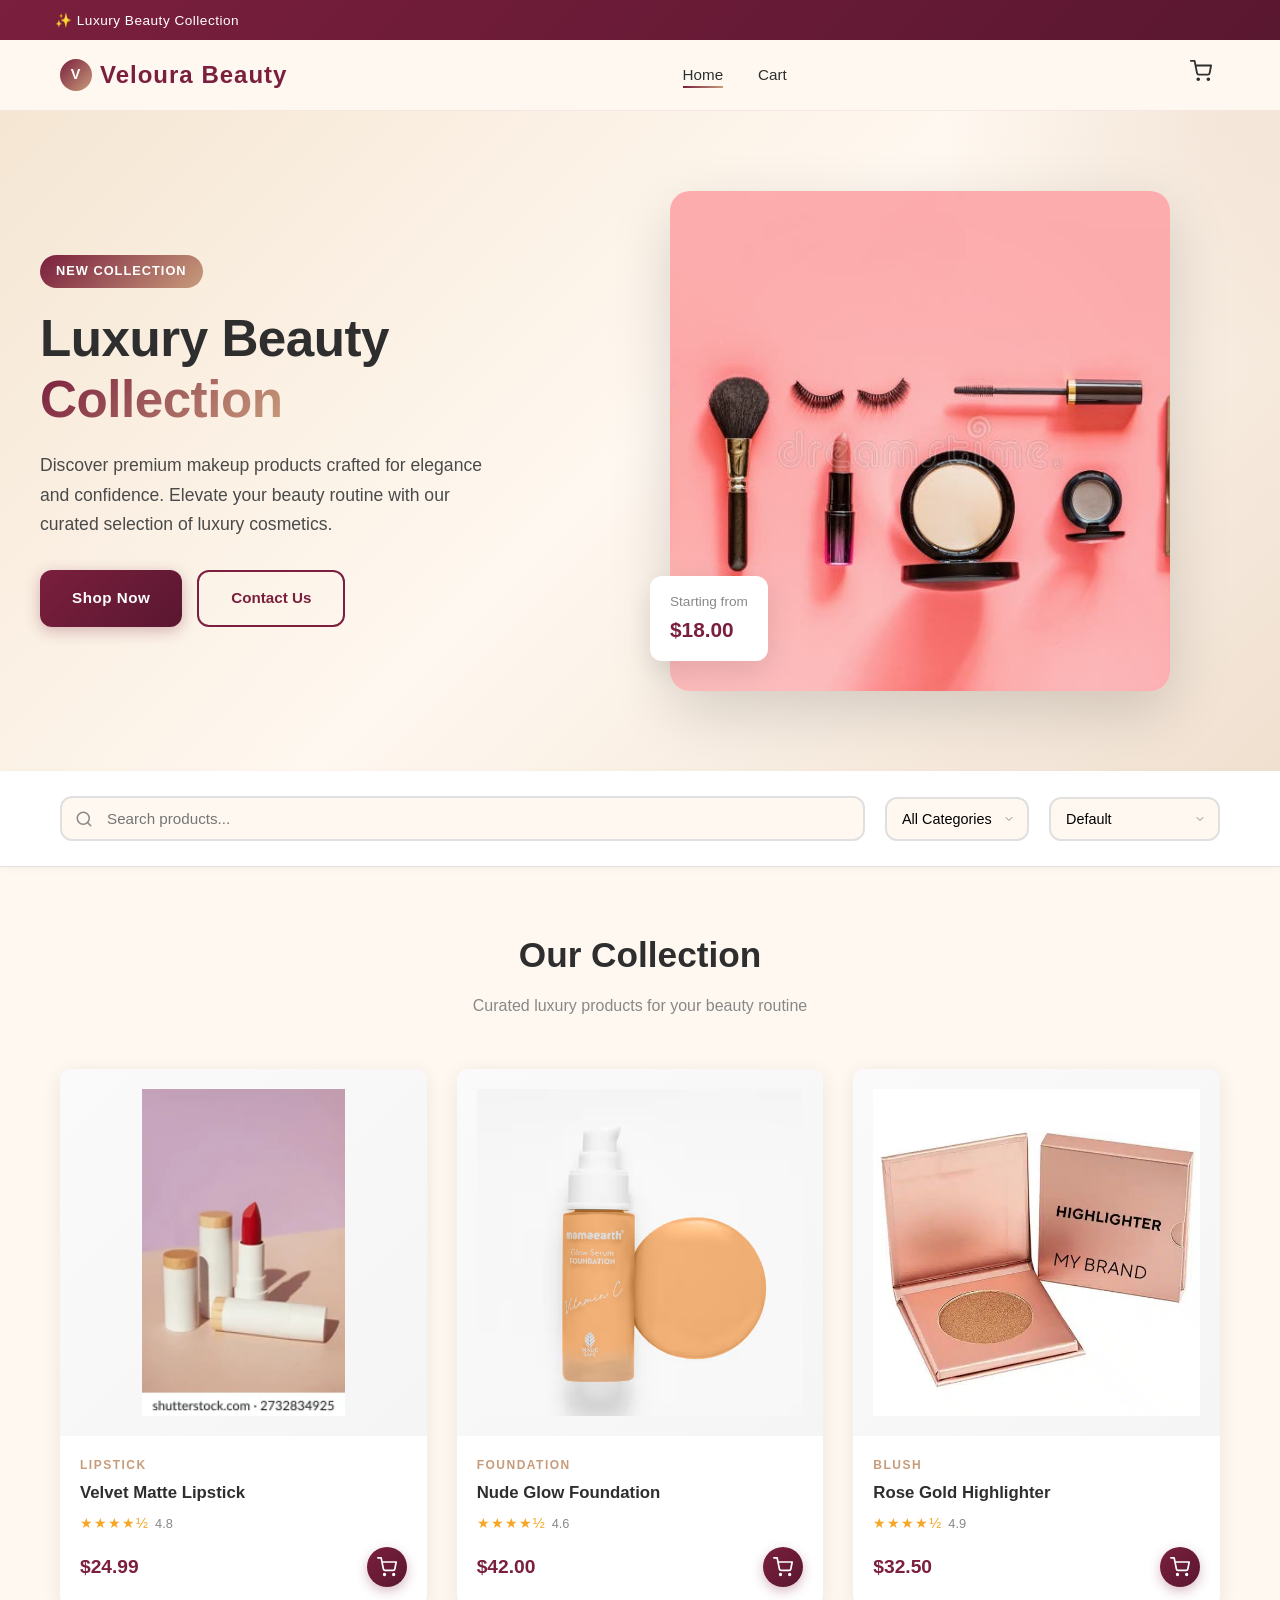
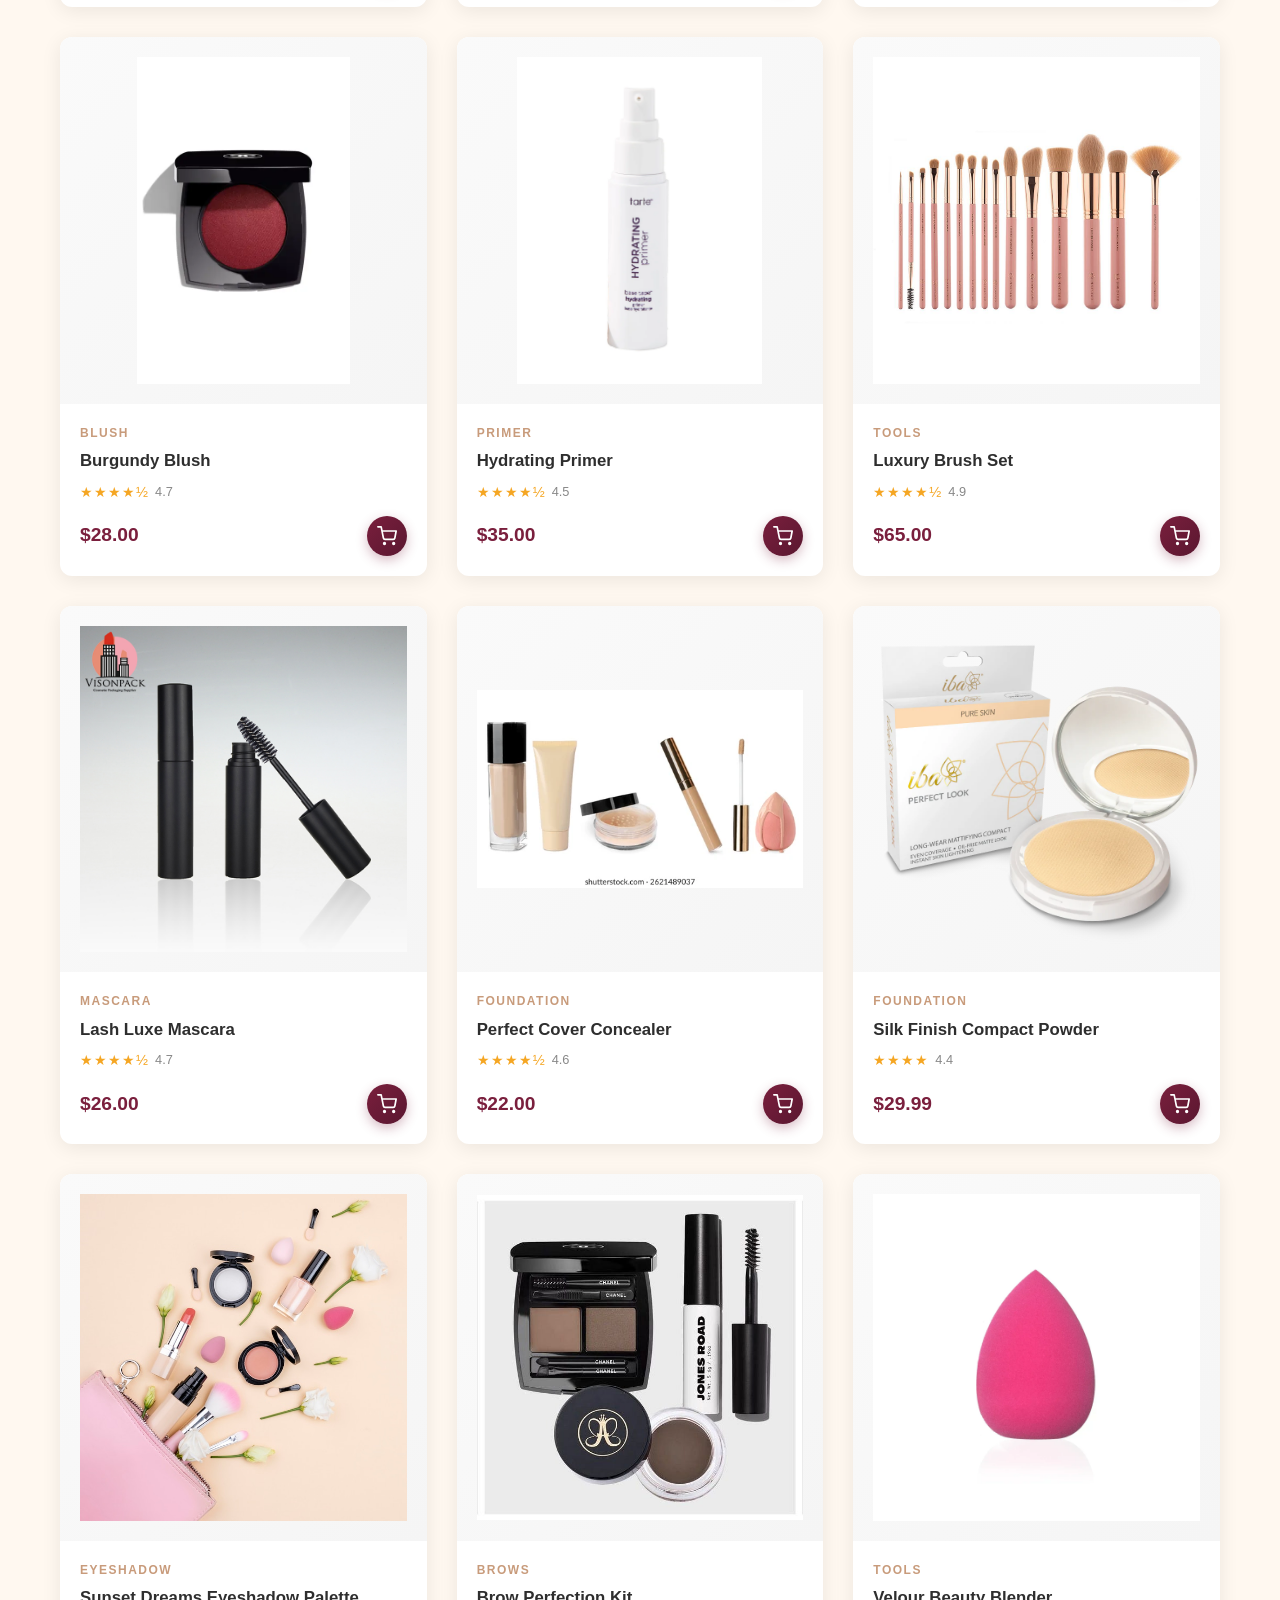
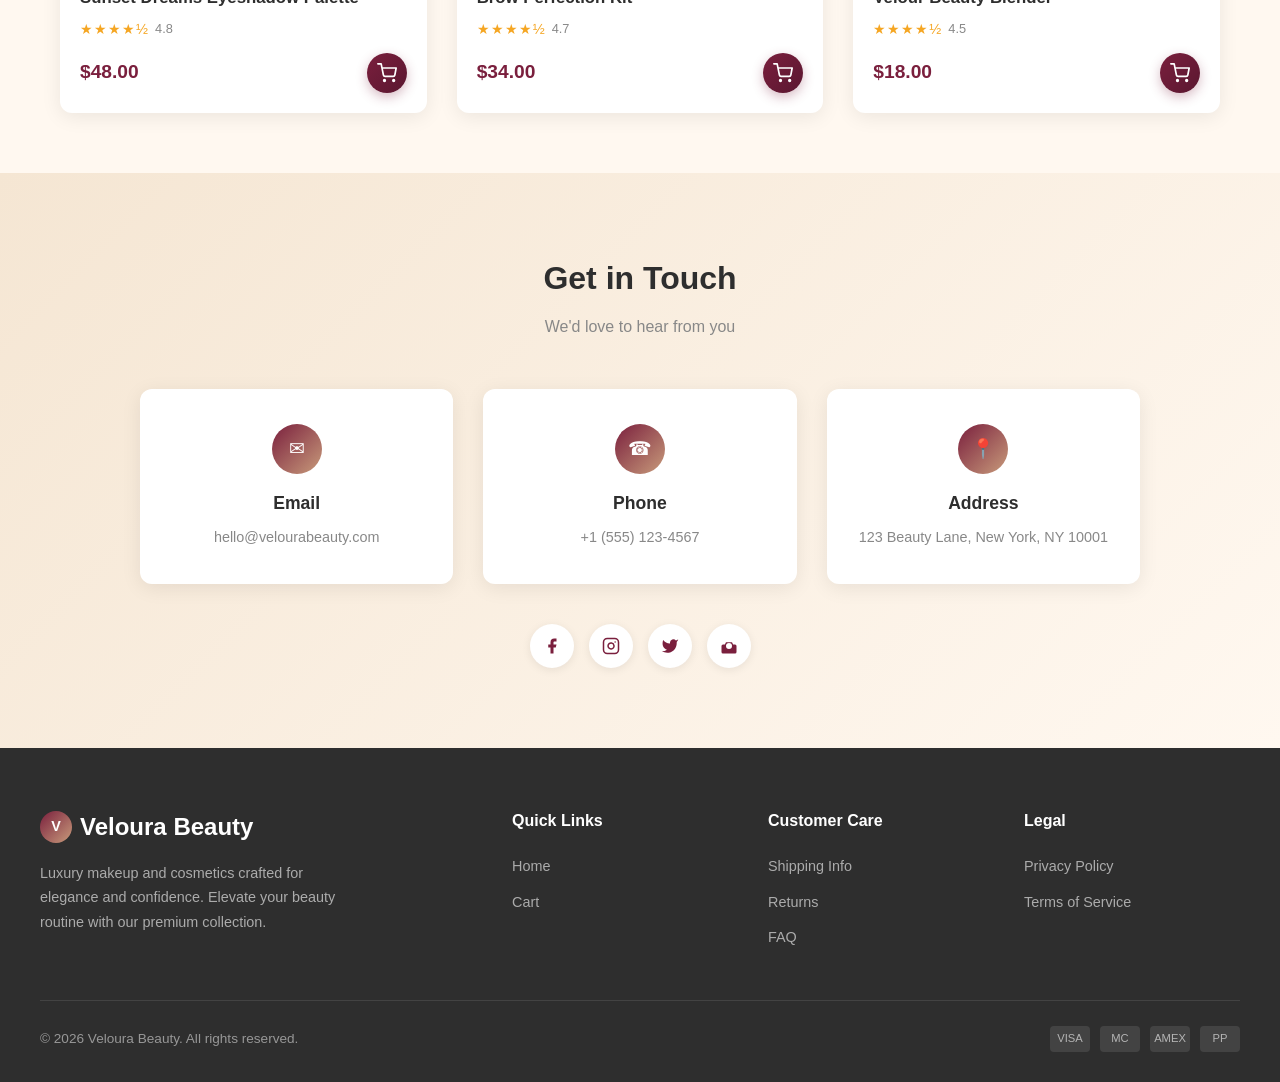
<file: beauty-store/index.html>
<!DOCTYPE html>
<html lang="en">
<head>
    <meta charset="UTF-8">
    <meta name="viewport" content="width=device-width, initial-scale=1.0">
    <title>Veloura Beauty | Luxury Makeup & Cosmetics</title>
    <meta name="description" content="Discover premium makeup products crafted for elegance and confidence. Shop luxury cosmetics at Veloura Beauty.">
    <link rel="stylesheet" href="css/style.css">
</head>
<body>
    <!-- Announcement Bar -->
    <div class="announcement-bar">
        <div class="announcement-bar-inner">
            <span class="announcement-message active">✨ Luxury Beauty Collection</span>
            <span class="announcement-message">✨ Free Shipping Above $50</span>
            <span class="announcement-message">✨ Premium Cosmetics</span>
        </div>
    </div>

    <!-- Navigation -->
    <nav class="navbar">
        <div class="navbar-inner">
            <a href="index.html" class="logo">
                <span class="logo-icon">V</span>
                Veloura Beauty
            </a>

            <ul class="nav-menu" id="nav-menu">
                <li><a href="index.html" class="nav-link active">Home</a></li>
                <li><a href="cart.html" class="nav-link">Cart</a></li>
            </ul>

            <a href="cart.html" class="nav-cart">
                <div class="cart-icon-wrapper">
                    <svg width="22" height="22" viewBox="0 0 24 24" fill="none" stroke="currentColor" stroke-width="2" stroke-linecap="round" stroke-linejoin="round">
                        <circle cx="9" cy="21" r="1"></circle>
                        <circle cx="20" cy="21" r="1"></circle>
                        <path d="M1 1h4l2.68 13.39a2 2 0 0 0 2 1.61h9.72a2 2 0 0 0 2-1.61L23 6H6"></path>
                    </svg>
                    <span class="cart-count">0</span>
                </div>
            </a>

            <button class="mobile-menu-toggle" id="mobile-menu-toggle" aria-label="Toggle menu">
                <span></span>
                <span></span>
                <span></span>
            </button>
        </div>
    </nav>

    <!-- Hero Section -->
    <section class="hero">
        <div class="hero-inner">
            <div class="hero-content">
                <span class="hero-label">New Collection</span>
                <h1 class="hero-title">Luxury Beauty <span>Collection</span></h1>
                <p class="hero-description">Discover premium makeup products crafted for elegance and confidence. Elevate your beauty routine with our curated selection of luxury cosmetics.</p>
                <div class="hero-buttons">
                    <a href="#products" class="btn-primary">Shop Now</a>
                    <a href="#contact" class="btn-secondary">Contact Us</a>
                </div>
            </div>
            <div class="hero-image-wrapper">
                <img src="images/7_Make_Up_Items_on_Pink_Color_Background.png" alt="Luxury Cosmetics Collection" class="hero-image">
                <div class="hero-image-badge">
                    <div class="badge-text">Starting from</div>
                    <div class="badge-value">$18.00</div>
                </div>
            </div>
        </div>
    </section>

    <!-- Filters Section -->
    <section class="filters-section">
        <div class="filters-inner">
            <div class="search-box">
                <svg width="18" height="18" viewBox="0 0 24 24" fill="none" stroke="currentColor" stroke-width="2" stroke-linecap="round" stroke-linejoin="round">
                    <circle cx="11" cy="11" r="8"></circle>
                    <path d="m21 21-4.35-4.35"></path>
                </svg>
                <input type="text" id="search-input" placeholder="Search products..." aria-label="Search products">
            </div>

            <select class="filter-select" id="category-filter" aria-label="Filter by category">
                <option value="All">All Categories</option>
                <option value="Lipstick">Lipstick</option>
                <option value="Foundation">Foundation</option>
                <option value="Blush">Blush</option>
                <option value="Mascara">Mascara</option>
                <option value="Tools">Tools</option>
                <option value="Eyeshadow">Eyeshadow</option>
                <option value="Brows">Brows</option>
                <option value="Primer">Primer</option>
            </select>

            <select class="filter-select" id="sort-filter" aria-label="Sort products">
                <option value="default">Default</option>
                <option value="price-low">Price: Low to High</option>
                <option value="price-high">Price: High to Low</option>
            </select>
        </div>
    </section>

    <!-- Products Section -->
    <section class="products-section" id="products">
        <div class="section-header">
            <h2 class="section-title">Our Collection</h2>
            <p class="section-subtitle">Curated luxury products for your beauty routine</p>
        </div>
        <div class="products-grid" id="products-grid">
            <!-- Products rendered dynamically via JavaScript -->
        </div>
    </section>

    <!-- Contact Section -->
    <section class="contact-section" id="contact">
        <div class="contact-inner">
            <h2 class="contact-title">Get in Touch</h2>
            <p class="contact-subtitle">We'd love to hear from you</p>

            <div class="contact-grid">
                <div class="contact-card animate-on-scroll">
                    <div class="contact-icon">✉</div>
                    <h3>Email</h3>
                    <p>hello@velourabeauty.com</p>
                </div>
                <div class="contact-card animate-on-scroll">
                    <div class="contact-icon">☎</div>
                    <h3>Phone</h3>
                    <p>+1 (555) 123-4567</p>
                </div>
                <div class="contact-card animate-on-scroll">
                    <div class="contact-icon">📍</div>
                    <h3>Address</h3>
                    <p>123 Beauty Lane, New York, NY 10001</p>
                </div>
            </div>

            <div class="social-links">
                <a href="#" class="social-link" aria-label="Facebook">
                    <svg width="18" height="18" viewBox="0 0 24 24" fill="currentColor"><path d="M18 2h-3a5 5 0 0 0-5 5v3H7v4h3v8h4v-8h3l1-4h-4V7a1 1 0 0 1 1-1h3z"></path></svg>
                </a>
                <a href="#" class="social-link" aria-label="Instagram">
                    <svg width="18" height="18" viewBox="0 0 24 24" fill="none" stroke="currentColor" stroke-width="2" stroke-linecap="round" stroke-linejoin="round"><rect x="2" y="2" width="20" height="20" rx="5" ry="5"></rect><path d="M16 11.37A4 4 0 1 1 12.63 8 4 4 0 0 1 16 11.37z"></path><line x1="17.5" y1="6.5" x2="17.51" y2="6.5"></line></svg>
                </a>
                <a href="#" class="social-link" aria-label="Twitter">
                    <svg width="18" height="18" viewBox="0 0 24 24" fill="currentColor"><path d="M23 3a10.9 10.9 0 0 1-3.14 1.53 4.48 4.48 0 0 0-7.86 3v1A10.66 10.66 0 0 1 3 4s-4 9 5 13a11.64 11.64 0 0 1-7 2c9 5 20 0 20-11.5a4.5 4.5 0 0 0-.08-.83A7.72 7.72 0 0 0 23 3z"></path></svg>
                </a>
                <a href="#" class="social-link" aria-label="Pinterest">
                    <svg width="18" height="18" viewBox="0 0 24 24" fill="currentColor"><path d="M8 12a4 4 0 1 1 8 0 4 4 0 0 1-8 0zm12-2h-2.5l-1.5-3H8l-1.5 3H4a2 2 0 0 0-2 2v8a2 2 0 0 0 2 2h16a2 2 0 0 0 2-2v-8a2 2 0 0 0-2-2z"></path></svg>
                </a>
            </div>
        </div>
    </section>

    <!-- Footer -->
    <footer class="footer">
        <div class="footer-inner">
            <div class="footer-top">
                <div class="footer-brand">
                    <div class="footer-logo">
                        <span class="footer-logo-icon">V</span>
                        Veloura Beauty
                    </div>
                    <p>Luxury makeup and cosmetics crafted for elegance and confidence. Elevate your beauty routine with our premium collection.</p>
                </div>
                <div class="footer-column">
                    <h4>Quick Links</h4>
                    <ul class="footer-links">
                        <li><a href="index.html">Home</a></li>
                        <li><a href="cart.html">Cart</a></li>
                    </ul>
                </div>
                <div class="footer-column">
                    <h4>Customer Care</h4>
                    <ul class="footer-links">
                        <li><a href="#">Shipping Info</a></li>
                        <li><a href="#">Returns</a></li>
                        <li><a href="#">FAQ</a></li>
                    </ul>
                </div>
                <div class="footer-column">
                    <h4>Legal</h4>
                    <ul class="footer-links">
                        <li><a href="#">Privacy Policy</a></li>
                        <li><a href="#">Terms of Service</a></li>
                    </ul>
                </div>
            </div>
            <div class="footer-bottom">
                <p>&copy; 2026 Veloura Beauty. All rights reserved.</p>
                <div class="footer-payment">
                    <span class="payment-icon">VISA</span>
                    <span class="payment-icon">MC</span>
                    <span class="payment-icon">AMEX</span>
                    <span class="payment-icon">PP</span>
                </div>
            </div>
        </div>
    </footer>

    <!-- Scripts -->
    <script src="js/products.js"></script>
    <script src="js/cart.js"></script>
    <script src="js/main.js"></script>
</body>
</html>
</file>
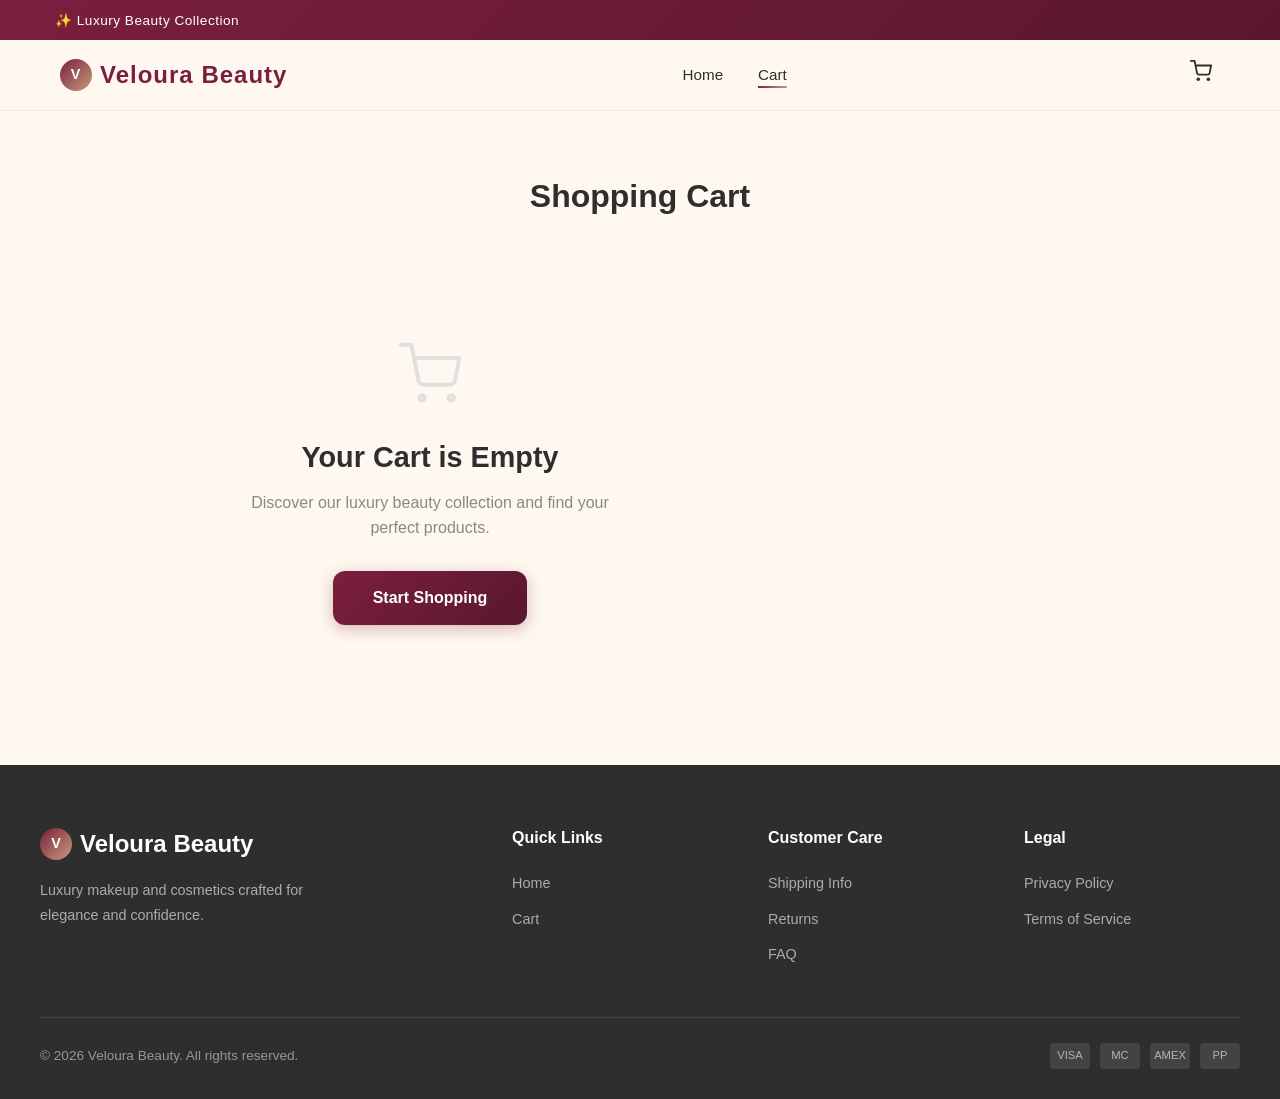
<file: beauty-store/cart.html>
<!DOCTYPE html>
<html lang="en">
<head>
    <meta charset="UTF-8">
    <meta name="viewport" content="width=device-width, initial-scale=1.0">
    <title>Shopping Cart | Veloura Beauty</title>
    <meta name="description" content="Review your cart and proceed to checkout at Veloura Beauty.">
    <link rel="stylesheet" href="css/style.css">
</head>
<body>
    <!-- Announcement Bar -->
    <div class="announcement-bar">
        <div class="announcement-bar-inner">
            <span class="announcement-message active">&#10024; Luxury Beauty Collection</span>
            <span class="announcement-message">&#10024; Free Shipping Above $50</span>
            <span class="announcement-message">&#10024; Premium Cosmetics</span>
        </div>
    </div>

    <!-- Navigation -->
    <nav class="navbar">
        <div class="navbar-inner">
            <a href="index.html" class="logo">
                <span class="logo-icon">V</span>
                Veloura Beauty
            </a>

            <ul class="nav-menu" id="nav-menu">
                <li><a href="index.html" class="nav-link">Home</a></li>
                <li><a href="cart.html" class="nav-link active">Cart</a></li>
            </ul>

            <a href="cart.html" class="nav-cart">
                <div class="cart-icon-wrapper">
                    <svg width="22" height="22" viewBox="0 0 24 24" fill="none" stroke="currentColor" stroke-width="2" stroke-linecap="round" stroke-linejoin="round">
                        <circle cx="9" cy="21" r="1"></circle>
                        <circle cx="20" cy="21" r="1"></circle>
                        <path d="M1 1h4l2.68 13.39a2 2 0 0 0 2 1.61h9.72a2 2 0 0 0 2-1.61L23 6H6"></path>
                    </svg>
                    <span class="cart-count">0</span>
                </div>
            </a>

            <button class="mobile-menu-toggle" id="mobile-menu-toggle" aria-label="Toggle menu">
                <span></span>
                <span></span>
                <span></span>
            </button>
        </div>
    </nav>

    <!-- Cart Section -->
    <section class="cart-section">
        <h1 class="cart-title">Shopping Cart</h1>

        <div class="cart-wrapper">
            <div class="cart-items" id="cart-items">
                <!-- Cart items rendered dynamically via JavaScript -->
            </div>

            <div class="cart-summary" id="cart-summary">
                <!-- Cart summary rendered dynamically via JavaScript -->
            </div>
        </div>
    </section>

    <!-- Footer -->
    <footer class="footer">
        <div class="footer-inner">
            <div class="footer-top">
                <div class="footer-brand">
                    <div class="footer-logo">
                        <span class="footer-logo-icon">V</span>
                        Veloura Beauty
                    </div>
                    <p>Luxury makeup and cosmetics crafted for elegance and confidence.</p>
                </div>
                <div class="footer-column">
                    <h4>Quick Links</h4>
                    <ul class="footer-links">
                        <li><a href="index.html">Home</a></li>
                        <li><a href="cart.html">Cart</a></li>
                    </ul>
                </div>
                <div class="footer-column">
                    <h4>Customer Care</h4>
                    <ul class="footer-links">
                        <li><a href="#">Shipping Info</a></li>
                        <li><a href="#">Returns</a></li>
                        <li><a href="#">FAQ</a></li>
                    </ul>
                </div>
                <div class="footer-column">
                    <h4>Legal</h4>
                    <ul class="footer-links">
                        <li><a href="#">Privacy Policy</a></li>
                        <li><a href="#">Terms of Service</a></li>
                    </ul>
                </div>
            </div>
            <div class="footer-bottom">
                <p>&copy; 2026 Veloura Beauty. All rights reserved.</p>
                <div class="footer-payment">
                    <span class="payment-icon">VISA</span>
                    <span class="payment-icon">MC</span>
                    <span class="payment-icon">AMEX</span>
                    <span class="payment-icon">PP</span>
                </div>
            </div>
        </div>
    </footer>

    <!-- Scripts -->
    <script src="js/products.js"></script>
    <script src="js/cart.js"></script>
    <script src="js/cart-page.js"></script>
</body>
</html>
</file>
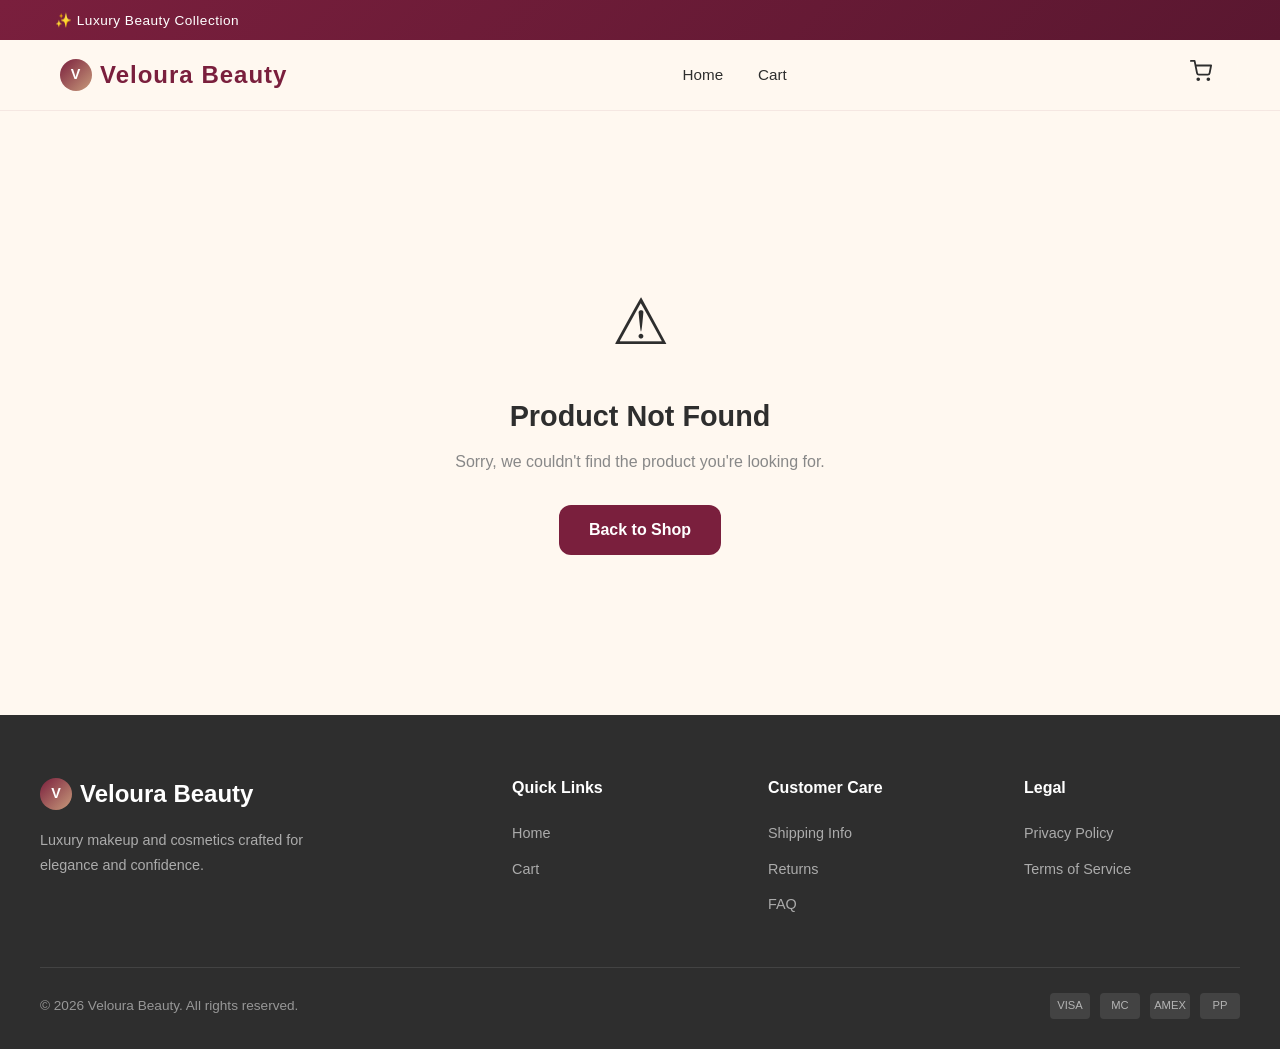
<file: beauty-store/product.html>
<!DOCTYPE html>
<html lang="en">
<head>
    <meta charset="UTF-8">
    <meta name="viewport" content="width=device-width, initial-scale=1.0">
    <title>Product Details | Veloura Beauty</title>
    <meta name="description" content="View product details and add to cart at Veloura Beauty.">
    <link rel="stylesheet" href="css/style.css">
</head>
<body>
    <!-- Announcement Bar -->
    <div class="announcement-bar">
        <div class="announcement-bar-inner">
            <span class="announcement-message active">&#10024; Luxury Beauty Collection</span>
            <span class="announcement-message">&#10024; Free Shipping Above $50</span>
            <span class="announcement-message">&#10024; Premium Cosmetics</span>
        </div>
    </div>

    <!-- Navigation -->
    <nav class="navbar">
        <div class="navbar-inner">
            <a href="index.html" class="logo">
                <span class="logo-icon">V</span>
                Veloura Beauty
            </a>

            <ul class="nav-menu" id="nav-menu">
                <li><a href="index.html" class="nav-link">Home</a></li>
                <li><a href="cart.html" class="nav-link">Cart</a></li>
            </ul>

            <a href="cart.html" class="nav-cart">
                <div class="cart-icon-wrapper">
                    <svg width="22" height="22" viewBox="0 0 24 24" fill="none" stroke="currentColor" stroke-width="2" stroke-linecap="round" stroke-linejoin="round">
                        <circle cx="9" cy="21" r="1"></circle>
                        <circle cx="20" cy="21" r="1"></circle>
                        <path d="M1 1h4l2.68 13.39a2 2 0 0 0 2 1.61h9.72a2 2 0 0 0 2-1.61L23 6H6"></path>
                    </svg>
                    <span class="cart-count">0</span>
                </div>
            </a>

            <button class="mobile-menu-toggle" id="mobile-menu-toggle" aria-label="Toggle menu">
                <span></span>
                <span></span>
                <span></span>
            </button>
        </div>
    </nav>

    <!-- Product Detail -->
    <section class="product-detail-section">
        <div id="product-detail-container">
            <!-- Product details rendered dynamically via JavaScript -->
        </div>
    </section>

    <!-- Footer -->
    <footer class="footer">
        <div class="footer-inner">
            <div class="footer-top">
                <div class="footer-brand">
                    <div class="footer-logo">
                        <span class="footer-logo-icon">V</span>
                        Veloura Beauty
                    </div>
                    <p>Luxury makeup and cosmetics crafted for elegance and confidence.</p>
                </div>
                <div class="footer-column">
                    <h4>Quick Links</h4>
                    <ul class="footer-links">
                        <li><a href="index.html">Home</a></li>
                        <li><a href="cart.html">Cart</a></li>
                    </ul>
                </div>
                <div class="footer-column">
                    <h4>Customer Care</h4>
                    <ul class="footer-links">
                        <li><a href="#">Shipping Info</a></li>
                        <li><a href="#">Returns</a></li>
                        <li><a href="#">FAQ</a></li>
                    </ul>
                </div>
                <div class="footer-column">
                    <h4>Legal</h4>
                    <ul class="footer-links">
                        <li><a href="#">Privacy Policy</a></li>
                        <li><a href="#">Terms of Service</a></li>
                    </ul>
                </div>
            </div>
            <div class="footer-bottom">
                <p>&copy; 2026 Veloura Beauty. All rights reserved.</p>
                <div class="footer-payment">
                    <span class="payment-icon">VISA</span>
                    <span class="payment-icon">MC</span>
                    <span class="payment-icon">AMEX</span>
                    <span class="payment-icon">PP</span>
                </div>
            </div>
        </div>
    </footer>

    <!-- Scripts -->
    <script src="js/products.js"></script>
    <script src="js/cart.js"></script>
    <script src="js/product.js"></script>
</body>
</html>
</file>
<file: beauty-store/css/style.css>
/**
 * ============================================
 * VELORA BEAUTY - Main Stylesheet
 * ============================================
 * Luxury Beauty E-Commerce Store Styles
 * Color Palette:
 * Primary Burgundy: #7A1F3D
 * Light Beige: #F5E6D3
 * Cream: #FFF8F0
 * Rose Gold: #C89B7B
 * Dark Text: #2E2E2E
 */

/* ============================================
   CSS RESET & BASE
   ============================================ */
*, *::before, *::after {
    margin: 0;
    padding: 0;
    box-sizing: border-box;
}

:root {
    --primary: #7A1F3D;
    --primary-dark: #5a1730;
    --primary-light: #9e3d5c;
    --beige: #F5E6D3;
    --cream: #FFF8F0;
    --rose-gold: #C89B7B;
    --rose-gold-light: #d4b094;
    --dark: #2E2E2E;
    --dark-light: #4a4a4a;
    --gray: #888888;
    --gray-light: #e0e0e0;
    --white: #ffffff;
    --shadow: rgba(0, 0, 0, 0.08);
    --shadow-hover: rgba(0, 0, 0, 0.15);
    --transition: all 0.3s cubic-bezier(0.4, 0, 0.2, 1);
    --radius: 12px;
    --radius-sm: 8px;
    --radius-lg: 20px;
}

html {
    scroll-behavior: smooth;
    font-size: 16px;
}

body {
    font-family: 'Segoe UI', 'Helvetica Neue', Arial, sans-serif;
    color: var(--dark);
    background-color: var(--cream);
    line-height: 1.6;
    overflow-x: hidden;
}

a {
    text-decoration: none;
    color: inherit;
    transition: var(--transition);
}

img {
    max-width: 100%;
    height: auto;
    display: block;
}

button {
    cursor: pointer;
    border: none;
    background: none;
    font-family: inherit;
    transition: var(--transition);
}

/* ============================================
   ANNOUNCEMENT BAR
   ============================================ */
.announcement-bar {
    background: linear-gradient(135deg, var(--primary) 0%, var(--primary-dark) 100%);
    color: var(--white);
    padding: 10px 0;
    text-align: center;
    font-size: 0.85rem;
    letter-spacing: 0.5px;
    position: relative;
    z-index: 1001;
    overflow: hidden;
    height: 40px;
}

.announcement-bar-inner {
    max-width: 1200px;
    margin: 0 auto;
    padding: 0 20px;
    position: relative;
    height: 100%;
}

.announcement-message {
    position: absolute;
    width: 100%;
    left: 0;
    opacity: 0;
    transform: translateY(20px);
    transition: all 0.5s ease;
}

.announcement-message.active {
    opacity: 1;
    transform: translateY(0);
}

.announcement-bar span {
    margin: 0 15px;
    display: inline-flex;
    align-items: center;
    gap: 6px;
}

/* ============================================
   NAVIGATION
   ============================================ */
.navbar {
    position: sticky;
    top: 0;
    z-index: 1000;
    background: rgba(255, 248, 240, 0.85);
    backdrop-filter: blur(20px);
    -webkit-backdrop-filter: blur(20px);
    border-bottom: 1px solid rgba(122, 31, 61, 0.08);
    transition: var(--transition);
}

.navbar.scrolled {
    box-shadow: 0 4px 30px rgba(0, 0, 0, 0.1);
}

.navbar-inner {
    max-width: 1200px;
    margin: 0 auto;
    padding: 0 20px;
    display: flex;
    align-items: center;
    justify-content: space-between;
    height: 70px;
}

.logo {
    font-size: 1.5rem;
    font-weight: 700;
    color: var(--primary);
    letter-spacing: 1px;
    display: flex;
    align-items: center;
    gap: 8px;
}

.logo-icon {
    width: 32px;
    height: 32px;
    background: linear-gradient(135deg, var(--primary) 0%, var(--rose-gold) 100%);
    border-radius: 50%;
    display: flex;
    align-items: center;
    justify-content: center;
    color: white;
    font-size: 0.9rem;
}

.nav-menu {
    display: flex;
    align-items: center;
    gap: 35px;
    list-style: none;
}

.nav-link {
    font-size: 0.95rem;
    font-weight: 500;
    color: var(--dark);
    position: relative;
    padding: 5px 0;
}

.nav-link::after {
    content: '';
    position: absolute;
    bottom: 0;
    left: 0;
    width: 0;
    height: 2px;
    background: linear-gradient(90deg, var(--primary), var(--rose-gold));
    transition: var(--transition);
}

.nav-link:hover::after,
.nav-link.active::after {
    width: 100%;
}

.nav-link:hover {
    color: var(--primary);
}

.nav-cart {
    position: relative;
    display: flex;
    align-items: center;
    gap: 8px;
    font-weight: 500;
}

.cart-icon-wrapper {
    position: relative;
    padding: 8px;
}

.cart-icon-wrapper svg {
    stroke: var(--dark);
    transition: var(--transition);
}

.nav-cart:hover .cart-icon-wrapper svg {
    stroke: var(--primary);
}

.cart-count {
    position: absolute;
    top: 0;
    right: 0;
    background: var(--primary);
    color: white;
    font-size: 0.7rem;
    font-weight: 700;
    width: 18px;
    height: 18px;
    border-radius: 50%;
    display: flex;
    align-items: center;
    justify-content: center;
    display: none;
}

.mobile-menu-toggle {
    display: none;
    flex-direction: column;
    gap: 5px;
    padding: 8px;
    z-index: 1002;
}

.mobile-menu-toggle span {
    display: block;
    width: 24px;
    height: 2px;
    background: var(--dark);
    transition: var(--transition);
    transform-origin: center;
}

.mobile-menu-toggle.active span:nth-child(1) {
    transform: rotate(45deg) translate(5px, 5px);
}

.mobile-menu-toggle.active span:nth-child(2) {
    opacity: 0;
}

.mobile-menu-toggle.active span:nth-child(3) {
    transform: rotate(-45deg) translate(5px, -5px);
}

/* ============================================
   HERO SECTION
   ============================================ */
.hero {
    background: linear-gradient(135deg, var(--beige) 0%, var(--cream) 50%, #f0e0d0 100%);
    padding: 80px 20px;
    position: relative;
    overflow: hidden;
}

.hero::before {
    content: '';
    position: absolute;
    top: -50%;
    right: -20%;
    width: 600px;
    height: 600px;
    background: radial-gradient(circle, rgba(200, 155, 123, 0.15) 0%, transparent 70%);
    border-radius: 50%;
    animation: float 8s ease-in-out infinite;
}

.hero-inner {
    max-width: 1200px;
    margin: 0 auto;
    display: grid;
    grid-template-columns: 1fr 1fr;
    gap: 60px;
    align-items: center;
    position: relative;
    z-index: 1;
}

.hero-content {
    animation: fadeInLeft 1s ease-out;
}

.hero-label {
    display: inline-block;
    background: linear-gradient(135deg, var(--primary), var(--rose-gold));
    color: white;
    padding: 6px 16px;
    border-radius: 20px;
    font-size: 0.8rem;
    font-weight: 600;
    letter-spacing: 1px;
    text-transform: uppercase;
    margin-bottom: 20px;
}

.hero-title {
    font-size: 3.2rem;
    font-weight: 800;
    color: var(--dark);
    line-height: 1.2;
    margin-bottom: 20px;
    letter-spacing: -0.5px;
}

.hero-title span {
    background: linear-gradient(135deg, var(--primary), var(--rose-gold));
    -webkit-background-clip: text;
    -webkit-text-fill-color: transparent;
    background-clip: text;
}

.hero-description {
    font-size: 1.1rem;
    color: var(--dark-light);
    margin-bottom: 30px;
    max-width: 450px;
    line-height: 1.7;
}

.hero-buttons {
    display: flex;
    gap: 15px;
    flex-wrap: wrap;
}

.btn-primary {
    background: linear-gradient(135deg, var(--primary) 0%, var(--primary-dark) 100%);
    color: white;
    padding: 14px 32px;
    border-radius: var(--radius);
    font-weight: 600;
    font-size: 0.95rem;
    letter-spacing: 0.5px;
    display: inline-flex;
    align-items: center;
    gap: 8px;
    box-shadow: 0 4px 15px rgba(122, 31, 61, 0.3);
    transition: var(--transition);
}

.btn-primary:hover {
    transform: translateY(-2px);
    box-shadow: 0 8px 25px rgba(122, 31, 61, 0.4);
}

.btn-secondary {
    background: transparent;
    color: var(--primary);
    padding: 14px 32px;
    border-radius: var(--radius);
    font-weight: 600;
    font-size: 0.95rem;
    border: 2px solid var(--primary);
    transition: var(--transition);
}

.btn-secondary:hover {
    background: var(--primary);
    color: white;
    transform: translateY(-2px);
}

.hero-image-wrapper {
    position: relative;
    animation: fadeInRight 1s ease-out 0.3s both;
}

.hero-image {
    width: 100%;
    max-width: 500px;
    border-radius: var(--radius-lg);
    box-shadow: 0 20px 60px rgba(0, 0, 0, 0.15);
    animation: float 6s ease-in-out infinite;
    object-fit: cover;
    aspect-ratio: 1;
}

.hero-image-badge {
    position: absolute;
    bottom: 30px;
    left: -20px;
    background: white;
    padding: 15px 20px;
    border-radius: var(--radius);
    box-shadow: 0 10px 30px rgba(0, 0, 0, 0.1);
    animation: fadeInUp 1s ease-out 0.6s both;
}

.badge-text {
    font-size: 0.85rem;
    color: var(--gray);
}

.badge-value {
    font-size: 1.3rem;
    font-weight: 700;
    color: var(--primary);
}

/* ============================================
   FILTERS & SEARCH SECTION
   ============================================ */
.filters-section {
    background: var(--white);
    padding: 25px 0;
    border-bottom: 1px solid var(--gray-light);
    position: sticky;
    top: 70px;
    z-index: 100;
    box-shadow: 0 2px 10px rgba(0, 0, 0, 0.03);
}

.filters-inner {
    max-width: 1200px;
    margin: 0 auto;
    padding: 0 20px;
    display: flex;
    align-items: center;
    gap: 20px;
    flex-wrap: wrap;
}

.search-box {
    flex: 1;
    min-width: 250px;
    position: relative;
}

.search-box input {
    width: 100%;
    padding: 12px 20px 12px 45px;
    border: 2px solid var(--gray-light);
    border-radius: var(--radius);
    font-size: 0.95rem;
    transition: var(--transition);
    background: var(--cream);
}

.search-box input:focus {
    outline: none;
    border-color: var(--primary);
    box-shadow: 0 0 0 4px rgba(122, 31, 61, 0.1);
}

.search-box svg {
    position: absolute;
    left: 15px;
    top: 50%;
    transform: translateY(-50%);
    stroke: var(--gray);
    pointer-events: none;
}

.filter-select {
    padding: 12px 35px 12px 15px;
    border: 2px solid var(--gray-light);
    border-radius: var(--radius);
    font-size: 0.9rem;
    background: var(--cream);
    cursor: pointer;
    appearance: none;
    background-image: url("data:image/svg+xml,%3Csvg xmlns='http://www.w3.org/2000/svg' width='12' height='12' viewBox='0 0 24 24' fill='none' stroke='%23888' stroke-width='2' stroke-linecap='round' stroke-linejoin='round'%3E%3Cpolyline points='6 9 12 15 18 9'%3E%3C/polyline%3E%3C/svg%3E");
    background-repeat: no-repeat;
    background-position: right 12px center;
    transition: var(--transition);
}

.filter-select:focus {
    outline: none;
    border-color: var(--primary);
}

/* ============================================
   PRODUCTS GRID
   ============================================ */
.products-section {
    padding: 60px 20px;
    max-width: 1200px;
    margin: 0 auto;
}

.section-header {
    text-align: center;
    margin-bottom: 50px;
}

.section-title {
    font-size: 2.2rem;
    font-weight: 700;
    color: var(--dark);
    margin-bottom: 10px;
}

.section-subtitle {
    color: var(--gray);
    font-size: 1rem;
}

.products-grid {
    display: grid;
    grid-template-columns: repeat(auto-fill, minmax(280px, 1fr));
    gap: 30px;
}

.product-card {
    background: var(--white);
    border-radius: var(--radius);
    overflow: hidden;
    box-shadow: 0 4px 20px var(--shadow);
    transition: var(--transition);
    opacity: 0;
    transform: translateY(30px);
}

.product-card.fade-in-up {
    animation: fadeInUp 0.6s ease forwards;
}

.product-card:hover {
    transform: translateY(-8px);
    box-shadow: 0 15px 40px var(--shadow-hover);
}

.product-card-link {
    display: block;
}

.product-image-wrapper {
    position: relative;
    overflow: hidden;
    aspect-ratio: 1;
    background: linear-gradient(135deg, #fafafa 0%, #f5f5f5 100%);
}

.product-image {
    width: 100%;
    height: 100%;
    object-fit: contain;
    padding: 20px;
    transition: transform 0.5s ease;
}

.product-card:hover .product-image {
    transform: scale(1.08);
}

.product-overlay {
    position: absolute;
    inset: 0;
    background: rgba(122, 31, 61, 0.6);
    display: flex;
    align-items: center;
    justify-content: center;
    opacity: 0;
    transition: var(--transition);
}

.product-card:hover .product-overlay {
    opacity: 1;
}

.view-product {
    color: white;
    font-weight: 600;
    font-size: 0.9rem;
    padding: 10px 24px;
    border: 2px solid white;
    border-radius: var(--radius);
    transform: translateY(10px);
    transition: var(--transition);
}

.product-card:hover .view-product {
    transform: translateY(0);
}

.product-info {
    padding: 20px;
}

.product-category {
    font-size: 0.75rem;
    text-transform: uppercase;
    letter-spacing: 1.5px;
    color: var(--rose-gold);
    font-weight: 600;
    margin-bottom: 6px;
    display: block;
}

.product-name {
    font-size: 1.05rem;
    font-weight: 600;
    color: var(--dark);
    margin-bottom: 8px;
    line-height: 1.4;
}

.product-rating {
    display: flex;
    align-items: center;
    gap: 6px;
    margin-bottom: 12px;
}

.stars {
    color: #f5a623;
    font-size: 0.9rem;
    letter-spacing: 1px;
}

.rating-value {
    font-size: 0.8rem;
    color: var(--gray);
}

.product-price-row {
    display: flex;
    align-items: center;
    justify-content: space-between;
}

.product-price {
    font-size: 1.2rem;
    font-weight: 700;
    color: var(--primary);
}

.add-to-cart-btn {
    width: 40px;
    height: 40px;
    border-radius: 50%;
    background: linear-gradient(135deg, var(--primary), var(--primary-dark));
    color: white;
    display: flex;
    align-items: center;
    justify-content: center;
    box-shadow: 0 4px 12px rgba(122, 31, 61, 0.3);
    transition: var(--transition);
}

.add-to-cart-btn:hover {
    transform: scale(1.1);
    box-shadow: 0 6px 20px rgba(122, 31, 61, 0.4);
}

.no-results {
    grid-column: 1 / -1;
    text-align: center;
    padding: 80px 20px;
}

.no-results-icon {
    font-size: 3rem;
    margin-bottom: 15px;
    opacity: 0.5;
}

.no-results h3 {
    font-size: 1.5rem;
    color: var(--dark);
    margin-bottom: 10px;
}

.no-results p {
    color: var(--gray);
}

/* ============================================
   PRODUCT DETAIL PAGE
   ============================================ */
.product-detail-section {
    padding: 60px 20px;
    max-width: 1200px;
    margin: 0 auto;
}

.product-detail-wrapper {
    display: grid;
    grid-template-columns: 1fr 1fr;
    gap: 60px;
    align-items: start;
}

.product-detail-image-section {
    position: sticky;
    top: 120px;
}

.product-detail-image-wrapper {
    background: linear-gradient(135deg, #fafafa 0%, #f5f5f5 100%);
    border-radius: var(--radius-lg);
    padding: 40px;
    box-shadow: 0 10px 40px var(--shadow);
}

.product-detail-image {
    width: 100%;
    max-height: 500px;
    object-fit: contain;
    transition: transform 0.5s ease;
}

.product-detail-image-wrapper:hover .product-detail-image {
    transform: scale(1.05);
}

.product-detail-info-section {
    padding-top: 20px;
}

.product-detail-category {
    font-size: 0.8rem;
    text-transform: uppercase;
    letter-spacing: 2px;
    color: var(--rose-gold);
    font-weight: 600;
    margin-bottom: 10px;
    display: block;
}

.product-detail-name {
    font-size: 2.2rem;
    font-weight: 700;
    color: var(--dark);
    margin-bottom: 15px;
    line-height: 1.2;
}

.product-detail-rating {
    display: flex;
    align-items: center;
    gap: 10px;
    margin-bottom: 20px;
}

.rating-text {
    font-size: 0.9rem;
    color: var(--dark);
    font-weight: 500;
}

.rating-count {
    font-size: 0.85rem;
    color: var(--gray);
}

.product-detail-price {
    font-size: 2rem;
    font-weight: 700;
    color: var(--primary);
    margin-bottom: 25px;
}

.product-detail-description {
    color: var(--dark-light);
    line-height: 1.8;
    margin-bottom: 30px;
    font-size: 1rem;
}

.product-detail-features {
    display: grid;
    grid-template-columns: repeat(2, 1fr);
    gap: 12px;
    margin-bottom: 30px;
    padding: 20px;
    background: var(--white);
    border-radius: var(--radius);
    border: 1px solid var(--gray-light);
}

.feature-item {
    display: flex;
    align-items: center;
    gap: 10px;
    font-size: 0.9rem;
    color: var(--dark);
}

.feature-icon {
    width: 24px;
    height: 24px;
    background: linear-gradient(135deg, var(--primary), var(--rose-gold));
    color: white;
    border-radius: 50%;
    display: flex;
    align-items: center;
    justify-content: center;
    font-size: 0.75rem;
    font-weight: 700;
    flex-shrink: 0;
}

.product-detail-quantity {
    margin-bottom: 25px;
}

.product-detail-quantity label {
    display: block;
    font-weight: 600;
    margin-bottom: 10px;
    color: var(--dark);
}

.quantity-selector {
    display: inline-flex;
    align-items: center;
    border: 2px solid var(--gray-light);
    border-radius: var(--radius);
    overflow: hidden;
}

.qty-btn {
    width: 44px;
    height: 44px;
    font-size: 1.2rem;
    font-weight: 600;
    color: var(--dark);
    background: var(--cream);
    transition: var(--transition);
}

.qty-btn:hover {
    background: var(--beige);
    color: var(--primary);
}

.quantity-selector input {
    width: 60px;
    height: 44px;
    text-align: center;
    border: none;
    font-size: 1rem;
    font-weight: 600;
    color: var(--dark);
    background: white;
}

.quantity-selector input::-webkit-outer-spin-button,
.quantity-selector input::-webkit-inner-spin-button {
    -webkit-appearance: none;
    margin: 0;
}

.product-detail-actions {
    margin-bottom: 30px;
}

.btn-add-cart-large {
    width: 100%;
    padding: 16px 30px;
    background: linear-gradient(135deg, var(--primary) 0%, var(--primary-dark) 100%);
    color: white;
    border-radius: var(--radius);
    font-size: 1rem;
    font-weight: 600;
    display: flex;
    align-items: center;
    justify-content: center;
    gap: 10px;
    box-shadow: 0 4px 20px rgba(122, 31, 61, 0.3);
    transition: var(--transition);
}

.btn-add-cart-large:hover {
    transform: translateY(-2px);
    box-shadow: 0 8px 30px rgba(122, 31, 61, 0.4);
}

.product-detail-meta {
    border-top: 1px solid var(--gray-light);
    padding-top: 20px;
}

.meta-item {
    display: flex;
    gap: 10px;
    margin-bottom: 8px;
    font-size: 0.9rem;
}

.meta-label {
    color: var(--gray);
}

.meta-value {
    color: var(--dark);
    font-weight: 500;
}

.product-error {
    text-align: center;
    padding: 100px 20px;
}

.error-icon {
    font-size: 4rem;
    margin-bottom: 20px;
}

.product-error h2 {
    font-size: 1.8rem;
    margin-bottom: 10px;
}

.product-error p {
    color: var(--gray);
    margin-bottom: 30px;
}

.btn-back {
    display: inline-block;
    padding: 12px 30px;
    background: var(--primary);
    color: white;
    border-radius: var(--radius);
    font-weight: 600;
    transition: var(--transition);
}

.btn-back:hover {
    background: var(--primary-dark);
    transform: translateY(-2px);
}

/* ============================================
   CART PAGE
   ============================================ */
.cart-section {
    padding: 60px 20px;
    max-width: 1200px;
    margin: 0 auto;
}

.cart-title {
    font-size: 2rem;
    font-weight: 700;
    color: var(--dark);
    margin-bottom: 40px;
    text-align: center;
}

.cart-wrapper {
    display: grid;
    grid-template-columns: 1fr 380px;
    gap: 40px;
    align-items: start;
}

.cart-items {
    display: flex;
    flex-direction: column;
    gap: 20px;
}

.cart-item {
    display: grid;
    grid-template-columns: 100px 1fr auto auto auto;
    gap: 20px;
    align-items: center;
    background: var(--white);
    padding: 20px;
    border-radius: var(--radius);
    box-shadow: 0 2px 15px var(--shadow);
    transition: var(--transition);
}

.cart-item:hover {
    box-shadow: 0 5px 25px var(--shadow-hover);
}

.cart-item-image {
    width: 100px;
    height: 100px;
    border-radius: var(--radius-sm);
    overflow: hidden;
    background: linear-gradient(135deg, #fafafa 0%, #f5f5f5 100%);
}

.cart-item-image img {
    width: 100%;
    height: 100%;
    object-fit: contain;
    padding: 10px;
}

.cart-item-details {
    min-width: 0;
}

.cart-item-name {
    font-size: 1rem;
    font-weight: 600;
    color: var(--dark);
    margin-bottom: 4px;
    white-space: nowrap;
    overflow: hidden;
    text-overflow: ellipsis;
}

.cart-item-category {
    font-size: 0.75rem;
    color: var(--rose-gold);
    text-transform: uppercase;
    letter-spacing: 1px;
    margin-bottom: 6px;
    display: block;
}

.cart-item-price {
    font-size: 1rem;
    font-weight: 700;
    color: var(--primary);
}

.cart-item-quantity {
    display: flex;
    align-items: center;
    gap: 8px;
}

.qty-btn-sm {
    width: 32px;
    height: 32px;
    border-radius: var(--radius-sm);
    border: 1px solid var(--gray-light);
    background: var(--cream);
    font-size: 1rem;
    font-weight: 600;
    color: var(--dark);
    display: flex;
    align-items: center;
    justify-content: center;
    transition: var(--transition);
}

.qty-btn-sm:hover {
    background: var(--primary);
    color: white;
    border-color: var(--primary);
}

.qty-value {
    font-weight: 600;
    min-width: 24px;
    text-align: center;
}

.cart-item-subtotal {
    text-align: right;
}

.subtotal-label {
    display: block;
    font-size: 0.75rem;
    color: var(--gray);
    text-transform: uppercase;
    letter-spacing: 1px;
    margin-bottom: 2px;
}

.subtotal-value {
    font-size: 1.1rem;
    font-weight: 700;
    color: var(--primary);
}

.cart-item-remove {
    width: 36px;
    height: 36px;
    border-radius: 50%;
    display: flex;
    align-items: center;
    justify-content: center;
    color: var(--gray);
    transition: var(--transition);
}

.cart-item-remove:hover {
    background: #ffebee;
    color: #c62828;
}

/* Cart Summary */
.summary-card {
    background: var(--white);
    padding: 30px;
    border-radius: var(--radius);
    box-shadow: 0 4px 20px var(--shadow);
    position: sticky;
    top: 120px;
}

.summary-title {
    font-size: 1.3rem;
    font-weight: 700;
    color: var(--dark);
    margin-bottom: 25px;
    padding-bottom: 15px;
    border-bottom: 2px solid var(--beige);
}

.summary-row {
    display: flex;
    justify-content: space-between;
    align-items: center;
    margin-bottom: 15px;
    font-size: 0.95rem;
    color: var(--dark-light);
}

.summary-row.total {
    font-size: 1.2rem;
    font-weight: 700;
    color: var(--dark);
    margin-top: 5px;
}

.total-price {
    color: var(--primary);
    font-size: 1.4rem;
}

.free-shipping {
    color: #2e7d32;
    font-weight: 600;
}

.summary-divider {
    height: 1px;
    background: var(--gray-light);
    margin: 15px 0;
}

.btn-checkout {
    width: 100%;
    padding: 16px;
    background: linear-gradient(135deg, var(--primary) 0%, var(--primary-dark) 100%);
    color: white;
    border-radius: var(--radius);
    font-size: 1rem;
    font-weight: 600;
    margin: 20px 0 15px;
    box-shadow: 0 4px 15px rgba(122, 31, 61, 0.3);
    transition: var(--transition);
}

.btn-checkout:hover {
    transform: translateY(-2px);
    box-shadow: 0 8px 25px rgba(122, 31, 61, 0.4);
}

.summary-note {
    text-align: center;
    font-size: 0.85rem;
    color: var(--gray);
    margin-bottom: 15px;
}

.summary-note strong {
    color: var(--primary);
}

.btn-continue-shopping {
    display: block;
    text-align: center;
    color: var(--primary);
    font-weight: 600;
    font-size: 0.9rem;
    padding: 10px;
    transition: var(--transition);
}

.btn-continue-shopping:hover {
    color: var(--primary-dark);
}

/* Empty Cart */
.empty-cart {
    text-align: center;
    padding: 80px 20px;
    grid-column: 1 / -1;
}

.empty-cart-icon {
    color: var(--gray-light);
    margin-bottom: 20px;
}

.empty-cart h2 {
    font-size: 1.8rem;
    color: var(--dark);
    margin-bottom: 10px;
}

.empty-cart p {
    color: var(--gray);
    margin-bottom: 30px;
    max-width: 400px;
    margin-left: auto;
    margin-right: auto;
}

.btn-shop-now {
    display: inline-block;
    padding: 14px 40px;
    background: linear-gradient(135deg, var(--primary) 0%, var(--primary-dark) 100%);
    color: white;
    border-radius: var(--radius);
    font-weight: 600;
    font-size: 1rem;
    box-shadow: 0 4px 15px rgba(122, 31, 61, 0.3);
    transition: var(--transition);
}

.btn-shop-now:hover {
    transform: translateY(-2px);
    box-shadow: 0 8px 25px rgba(122, 31, 61, 0.4);
}

/* ============================================
   CONTACT SECTION
   ============================================ */
.contact-section {
    background: linear-gradient(135deg, var(--beige) 0%, var(--cream) 100%);
    padding: 80px 20px;
}

.contact-inner {
    max-width: 1000px;
    margin: 0 auto;
    text-align: center;
}

.contact-title {
    font-size: 2rem;
    font-weight: 700;
    color: var(--dark);
    margin-bottom: 10px;
}

.contact-subtitle {
    color: var(--gray);
    margin-bottom: 50px;
}

.contact-grid {
    display: grid;
    grid-template-columns: repeat(3, 1fr);
    gap: 30px;
}

.contact-card {
    background: var(--white);
    padding: 35px 25px;
    border-radius: var(--radius);
    box-shadow: 0 4px 20px var(--shadow);
    transition: var(--transition);
}

.contact-card:hover {
    transform: translateY(-5px);
    box-shadow: 0 10px 30px var(--shadow-hover);
}

.contact-icon {
    width: 50px;
    height: 50px;
    background: linear-gradient(135deg, var(--primary), var(--rose-gold));
    border-radius: 50%;
    display: flex;
    align-items: center;
    justify-content: center;
    margin: 0 auto 15px;
    color: white;
    font-size: 1.2rem;
}

.contact-card h3 {
    font-size: 1.1rem;
    color: var(--dark);
    margin-bottom: 8px;
}

.contact-card p {
    font-size: 0.9rem;
    color: var(--gray);
}

.social-links {
    display: flex;
    justify-content: center;
    gap: 15px;
    margin-top: 40px;
}

.social-link {
    width: 44px;
    height: 44px;
    border-radius: 50%;
    background: var(--white);
    display: flex;
    align-items: center;
    justify-content: center;
    color: var(--primary);
    box-shadow: 0 2px 10px var(--shadow);
    transition: var(--transition);
}

.social-link:hover {
    background: var(--primary);
    color: white;
    transform: translateY(-3px);
    box-shadow: 0 5px 15px rgba(122, 31, 61, 0.3);
}

/* ============================================
   FOOTER
   ============================================ */
.footer {
    background: var(--dark);
    color: var(--white);
    padding: 60px 20px 30px;
}

.footer-inner {
    max-width: 1200px;
    margin: 0 auto;
}

.footer-top {
    display: grid;
    grid-template-columns: 2fr 1fr 1fr 1fr;
    gap: 40px;
    margin-bottom: 40px;
}

.footer-brand {
    max-width: 300px;
}

.footer-logo {
    font-size: 1.5rem;
    font-weight: 700;
    color: var(--white);
    margin-bottom: 15px;
    display: flex;
    align-items: center;
    gap: 8px;
}

.footer-logo-icon {
    width: 32px;
    height: 32px;
    background: linear-gradient(135deg, var(--primary), var(--rose-gold));
    border-radius: 50%;
    display: flex;
    align-items: center;
    justify-content: center;
    color: white;
    font-size: 0.9rem;
}

.footer-brand p {
    color: rgba(255, 255, 255, 0.6);
    font-size: 0.9rem;
    line-height: 1.7;
}

.footer-column h4 {
    font-size: 1rem;
    font-weight: 600;
    margin-bottom: 20px;
    color: var(--white);
}

.footer-links {
    list-style: none;
}

.footer-links li {
    margin-bottom: 10px;
}

.footer-links a {
    color: rgba(255, 255, 255, 0.6);
    font-size: 0.9rem;
    transition: var(--transition);
}

.footer-links a:hover {
    color: var(--rose-gold);
    padding-left: 5px;
}

.footer-bottom {
    border-top: 1px solid rgba(255, 255, 255, 0.1);
    padding-top: 25px;
    display: flex;
    justify-content: space-between;
    align-items: center;
    flex-wrap: wrap;
    gap: 15px;
}

.footer-bottom p {
    color: rgba(255, 255, 255, 0.5);
    font-size: 0.85rem;
}

.footer-payment {
    display: flex;
    gap: 10px;
}

.payment-icon {
    width: 40px;
    height: 26px;
    background: rgba(255, 255, 255, 0.1);
    border-radius: 4px;
    display: flex;
    align-items: center;
    justify-content: center;
    font-size: 0.7rem;
    color: rgba(255, 255, 255, 0.6);
}

/* ============================================
   NOTIFICATION TOAST
   ============================================ */
.notification-toast {
    position: fixed;
    top: 90px;
    right: 20px;
    background: var(--white);
    padding: 16px 24px;
    border-radius: var(--radius);
    box-shadow: 0 10px 40px rgba(0, 0, 0, 0.15);
    display: flex;
    align-items: center;
    gap: 12px;
    z-index: 9999;
    transform: translateX(120%);
    transition: transform 0.4s cubic-bezier(0.4, 0, 0.2, 1);
    border-left: 4px solid var(--primary);
}

.notification-toast.show {
    transform: translateX(0);
}

.notification-toast.success {
    border-left-color: #2e7d32;
}

.notification-toast.error {
    border-left-color: #c62828;
}

.toast-icon {
    width: 28px;
    height: 28px;
    border-radius: 50%;
    background: #e8f5e9;
    color: #2e7d32;
    display: flex;
    align-items: center;
    justify-content: center;
    font-weight: 700;
    font-size: 0.9rem;
    flex-shrink: 0;
}

.notification-toast.error .toast-icon {
    background: #ffebee;
    color: #c62828;
}

.toast-message {
    font-size: 0.95rem;
    font-weight: 500;
    color: var(--dark);
}

/* ============================================
   ANIMATIONS
   ============================================ */
@keyframes fadeInUp {
    from {
        opacity: 0;
        transform: translateY(30px);
    }
    to {
        opacity: 1;
        transform: translateY(0);
    }
}

@keyframes fadeInLeft {
    from {
        opacity: 0;
        transform: translateX(-30px);
    }
    to {
        opacity: 1;
        transform: translateX(0);
    }
}

@keyframes fadeInRight {
    from {
        opacity: 0;
        transform: translateX(30px);
    }
    to {
        opacity: 1;
        transform: translateX(0);
    }
}

@keyframes float {
    0%, 100% {
        transform: translateY(0);
    }
    50% {
        transform: translateY(-15px);
    }
}

.animate-on-scroll {
    opacity: 0;
    transform: translateY(30px);
    transition: all 0.6s ease;
}

.animate-on-scroll.animate-in {
    opacity: 1;
    transform: translateY(0);
}

/* ============================================
   RESPONSIVE DESIGN
   ============================================ */
@media (max-width: 1024px) {
    .hero-title {
        font-size: 2.5rem;
    }

    .cart-wrapper {
        grid-template-columns: 1fr;
    }

    .summary-card {
        position: static;
    }

    .footer-top {
        grid-template-columns: repeat(2, 1fr);
    }
}

@media (max-width: 768px) {
    .mobile-menu-toggle {
        display: flex;
    }

    .nav-menu {
        position: fixed;
        top: 0;
        right: -100%;
        width: 80%;
        max-width: 300px;
        height: 100vh;
        background: var(--cream);
        flex-direction: column;
        padding: 100px 30px 30px;
        gap: 25px;
        transition: right 0.4s ease;
        box-shadow: -5px 0 30px rgba(0, 0, 0, 0.1);
    }

    .nav-menu.active {
        right: 0;
    }

    .hero-inner {
        grid-template-columns: 1fr;
        text-align: center;
    }

    .hero-content {
        order: 2;
    }

    .hero-image-wrapper {
        order: 1;
    }

    .hero-title {
        font-size: 2rem;
    }

    .hero-description {
        margin-left: auto;
        margin-right: auto;
    }

    .hero-buttons {
        justify-content: center;
    }

    .hero-image-badge {
        left: 10px;
        bottom: 10px;
    }

    .products-grid {
        grid-template-columns: repeat(auto-fill, minmax(240px, 1fr));
        gap: 20px;
    }

    .product-detail-wrapper {
        grid-template-columns: 1fr;
        gap: 30px;
    }

    .product-detail-image-section {
        position: static;
    }

    .product-detail-name {
        font-size: 1.6rem;
    }

    .contact-grid {
        grid-template-columns: 1fr;
    }

    .footer-top {
        grid-template-columns: 1fr;
        text-align: center;
    }

    .footer-brand {
        max-width: 100%;
    }

    .cart-item {
        grid-template-columns: 80px 1fr auto;
        gap: 15px;
        position: relative;
    }

    .cart-item-subtotal {
        grid-column: 2;
        text-align: left;
    }

    .cart-item-remove {
        position: absolute;
        top: 10px;
        right: 10px;
    }

    .filters-inner {
        flex-direction: column;
        align-items: stretch;
    }

    .search-box {
        min-width: 100%;
    }

    .filter-select {
        width: 100%;
    }
}

@media (max-width: 480px) {
    .hero {
        padding: 50px 15px;
    }

    .hero-title {
        font-size: 1.6rem;
    }

    .section-title {
        font-size: 1.6rem;
    }

    .products-grid {
        grid-template-columns: 1fr;
    }

    .product-detail-features {
        grid-template-columns: 1fr;
    }

    .btn-primary, .btn-secondary {
        padding: 12px 24px;
        font-size: 0.9rem;
    }

    .cart-item {
        grid-template-columns: 1fr;
        text-align: center;
    }

    .cart-item-image {
        width: 120px;
        height: 120px;
        margin: 0 auto;
    }

    .cart-item-quantity {
        justify-content: center;
    }

    .cart-item-subtotal {
        text-align: center;
    }

    .notification-toast {
        left: 15px;
        right: 15px;
        top: auto;
        bottom: 20px;
    }
}

/* Smooth scrolling for the whole page */
html {
    scroll-behavior: smooth;
}

/* Custom scrollbar */
::-webkit-scrollbar {
    width: 8px;
}

::-webkit-scrollbar-track {
    background: var(--cream);
}

::-webkit-scrollbar-thumb {
    background: var(--rose-gold);
    border-radius: 4px;
}

::-webkit-scrollbar-thumb:hover {
    background: var(--primary);
}
</file>
